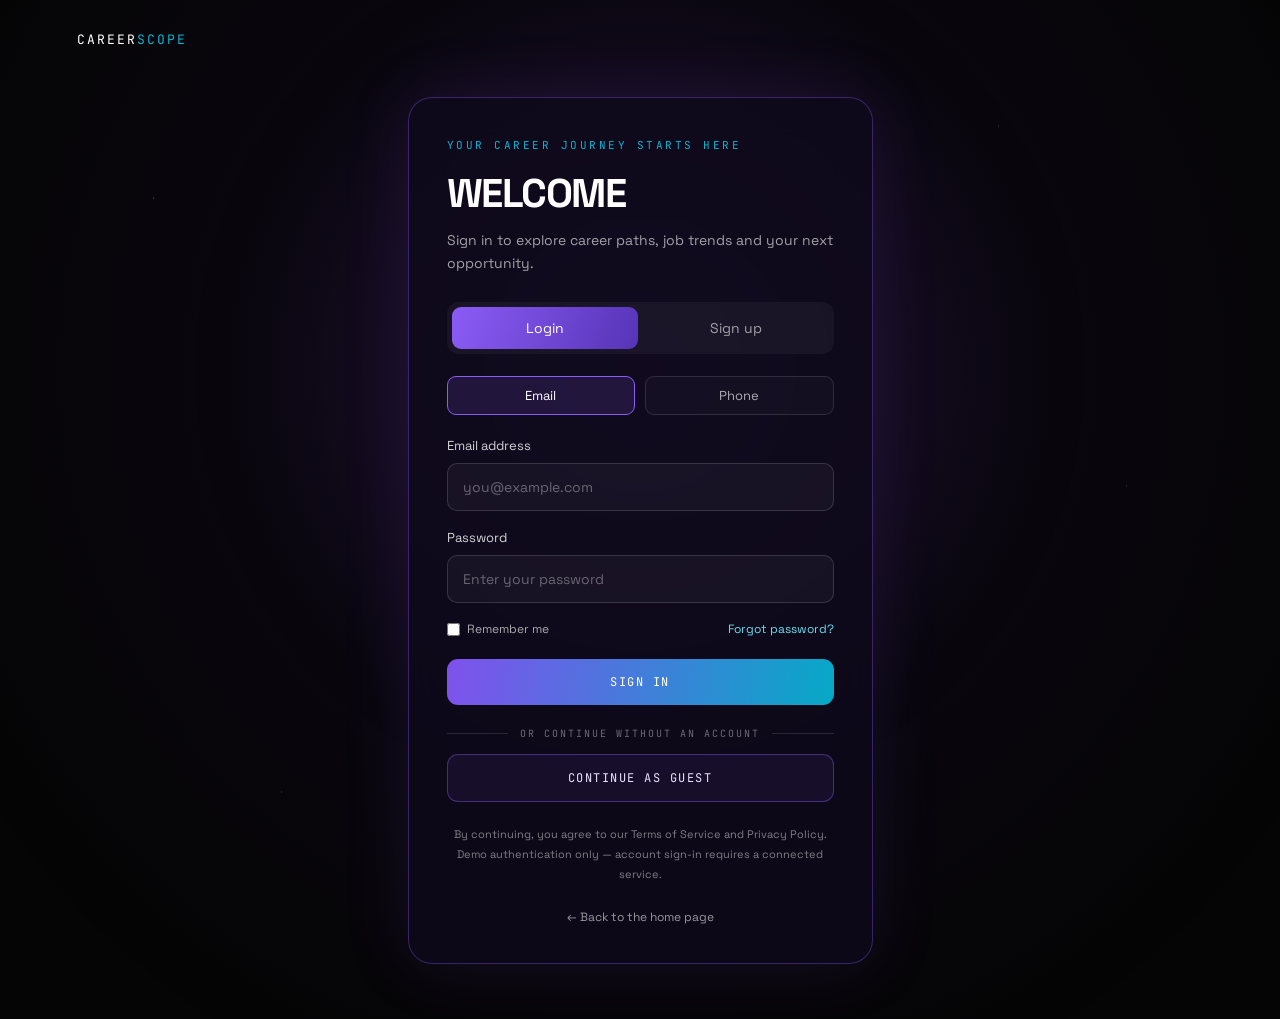
<file: login.html>
<!DOCTYPE html>
<html lang="en">
<head>
  <meta charset="UTF-8">
  <meta name="viewport" content="width=device-width, initial-scale=1.0">
  <title>Login | CareerScope</title>

  <link rel="preconnect" href="https://fonts.googleapis.com">
  <link rel="preconnect" href="https://fonts.gstatic.com" crossorigin>
  <link href="https://fonts.googleapis.com/css2?family=Space+Grotesk:wght@400;500;600;700&family=JetBrains+Mono:wght@400;500;600&display=swap" rel="stylesheet">

  <link rel="stylesheet" href="tooplate-2167-orbital-style.css">

  <style>
    * {
      box-sizing: border-box;
    }

    body {
      min-height: 100vh;
      overflow-x: hidden;
      font-family: 'Space Grotesk', sans-serif;
    }

    button, input {
      font: inherit;
    }

    .auth-nav {
      position: relative;
      z-index: 10;
      padding: 28px 6%;
    }

    .auth-nav a {
      font-family: 'JetBrains Mono', monospace;
      font-size: 13px;
      letter-spacing: 2px;
      text-decoration: none;
      color: #fff;
    }

    .auth-nav span {
      color: #06b6d4;
    }

    .auth-layout {
      position: relative;
      z-index: 2;
      min-height: calc(100vh - 85px);
      display: flex;
      align-items: center;
      justify-content: center;
      padding: 20px 20px 55px;
    }

    .auth-card {
      width: 100%;
      max-width: 465px;
      padding: 38px;
      border: 1px solid rgba(139, 92, 246, .35);
      border-radius: 24px;
      background: rgba(15, 10, 27, .86);
      backdrop-filter: blur(20px);
      -webkit-backdrop-filter: blur(20px);
      box-shadow: 0 0 70px rgba(139, 92, 246, .12);
    }

    .auth-label {
      font-family: 'JetBrains Mono', monospace;
      font-size: 11px;
      letter-spacing: 2.5px;
      line-height: 1.8;
      color: #06b6d4;
      margin-bottom: 16px;
    }

    .auth-card h1 {
      font-size: clamp(30px, 6vw, 40px);
      line-height: 1.12;
      letter-spacing: -1.5px;
      margin: 0 0 12px;
    }

    .auth-description {
      color: rgba(255,255,255,.62);
      line-height: 1.7;
      font-size: 14px;
      margin: 0 0 26px;
    }

    .auth-tabs {
      display: grid;
      grid-template-columns: 1fr 1fr;
      gap: 5px;
      padding: 5px;
      border-radius: 12px;
      background: rgba(255,255,255,.045);
      margin-bottom: 22px;
    }

    .auth-tabs button,
    .method-tabs button {
      border: 0;
      cursor: pointer;
      transition: background .2s, color .2s, border-color .2s;
    }

    .auth-tabs button {
      padding: 12px;
      color: rgba(255,255,255,.6);
      border-radius: 9px;
      background: transparent;
      font-size: 14px;
    }

    .auth-tabs button.active {
      background: linear-gradient(110deg, #8b5cf6, #5634b6);
      color: white;
    }

    .method-tabs {
      display: flex;
      gap: 10px;
      margin-bottom: 22px;
    }

    .method-tabs button {
      flex: 1;
      padding: 10px;
      border: 1px solid rgba(255,255,255,.12);
      border-radius: 9px;
      color: rgba(255,255,255,.65);
      background: rgba(255,255,255,.025);
      font-size: 13px;
    }

    .method-tabs button.active {
      color: #fff;
      border-color: #8b5cf6;
      background: rgba(139,92,246,.14);
    }

    .field {
      margin-bottom: 18px;
    }

    .field label {
      display: block;
      font-size: 13px;
      color: rgba(255,255,255,.82);
      margin-bottom: 9px;
    }

    .field input {
      display: block;
      width: 100%;
      min-width: 0;
      padding: 14px 15px;
      border: 1px solid rgba(255,255,255,.14);
      border-radius: 10px;
      background: rgba(255,255,255,.04);
      color: white;
      outline: none;
      font-size: 14px;
      transition: border-color .2s, box-shadow .2s;
    }

    .field input:focus {
      border-color: #8b5cf6;
      box-shadow: 0 0 0 3px rgba(139,92,246,.12);
    }

    .field input::placeholder {
      color: rgba(255,255,255,.35);
    }

    .auth-options {
      display: flex;
      justify-content: space-between;
      align-items: center;
      gap: 12px;
      margin: 2px 0 22px;
      font-size: 12px;
      color: rgba(255,255,255,.65);
    }

    .remember {
      display: flex;
      align-items: center;
      gap: 7px;
    }

    .auth-options a,
    .auth-footer a {
      color: #67dff1;
      text-decoration: none;
    }

    .auth-options a:hover,
    .auth-footer a:hover {
      text-decoration: underline;
    }

    .primary-btn,
    .guest-btn {
      display: block;
      width: 100%;
      padding: 15px;
      border-radius: 11px;
      cursor: pointer;
      font-family: 'JetBrains Mono', monospace;
      font-size: 12px;
      letter-spacing: 1.5px;
      transition: transform .2s, box-shadow .2s, border-color .2s;
    }

    .primary-btn {
      border: 0;
      color: white;
      background: linear-gradient(100deg, #8051ed, #06a9c7);
    }

    .guest-btn {
      margin-top: 14px;
      border: 1px solid rgba(139,92,246,.4);
      color: #e9e3ff;
      background: rgba(139,92,246,.08);
    }

    .primary-btn:hover,
    .guest-btn:hover {
      transform: translateY(-2px);
      box-shadow: 0 8px 28px rgba(139,92,246,.2);
    }

    .guest-btn:hover {
      border-color: #06b6d4;
    }

    .divider {
      display: flex;
      align-items: center;
      gap: 12px;
      margin: 22px 0 8px;
      color: rgba(255,255,255,.4);
      font-family: 'JetBrains Mono', monospace;
      font-size: 10px;
      letter-spacing: 2px;
    }

    .divider::before,
    .divider::after {
      content: "";
      height: 1px;
      flex: 1;
      background: rgba(255,255,255,.12);
    }

    .guest-panel {
      display: none;
      margin-top: 20px;
      padding: 20px 0 0;
      border-top: 1px solid rgba(255,255,255,.1);
    }

    .guest-panel.show {
      display: block;
      animation: guestReveal .25s ease;
    }

    .guest-panel p {
      color: rgba(255,255,255,.6);
      font-size: 13px;
      line-height: 1.7;
      margin: 0 0 17px;
    }

    .guest-panel .field {
      margin-bottom: 14px;
    }

    .status-message {
      display: none;
      padding: 12px 13px;
      margin-top: 17px;
      border-radius: 9px;
      font-size: 13px;
      line-height: 1.6;
      overflow-wrap: anywhere;
    }

    .status-message.info {
      display: block;
      background: rgba(6,182,212,.09);
      border: 1px solid rgba(6,182,212,.3);
      color: #b8f4ff;
    }

    .status-message.error {
      display: block;
      background: rgba(255,85,115,.09);
      border: 1px solid rgba(255,85,115,.3);
      color: #ffb5c0;
    }

    .auth-footer {
      text-align: center;
      color: rgba(255,255,255,.48);
      font-size: 11px;
      line-height: 1.8;
      margin-top: 23px;
    }

    .back-link {
      display: block;
      width: fit-content;
      margin: 24px auto 0;
      color: rgba(255,255,255,.58);
      font-size: 12px;
      text-decoration: none;
    }

    .back-link:hover {
      color: #67dff1;
    }

    [hidden] {
      display: none !important;
    }

    @keyframes guestReveal {
      from {
        opacity: 0;
        transform: translateY(-5px);
      }
      to {
        opacity: 1;
        transform: translateY(0);
      }
    }

    @media (max-width: 500px) {
      .auth-card {
        padding: 27px 21px;
        border-radius: 20px;
      }

      .auth-nav {
        padding: 22px;
      }

      .auth-options {
        font-size: 11px;
      }
    }

    @media (prefers-reduced-motion: reduce) {
      *, *::before, *::after {
        animation-duration: .01ms !important;
        transition-duration: .01ms !important;
      }
    }
  </style>
</head>

<body class="visuals-on">
  <div class="aura"></div>
  <div class="stars"></div>

  <nav class="auth-nav">
    <a href="index.html">CAREER<span>SCOPE</span></a>
  </nav>

  <main class="auth-layout">
    <section class="auth-card">
      <div class="auth-label">YOUR CAREER JOURNEY STARTS HERE</div>

      <h1 id="authHeading">WELCOME</h1> 

      <p class="auth-description" id="authDescription">
        Sign in to explore career paths, job trends and discover your next opportunity.
      </p>

      <div class="auth-tabs" role="tablist" aria-label="Account options">
        <button type="button" class="active" id="loginTab"
          role="tab" aria-selected="true">Login</button>
        <button type="button" id="signupTab"
          role="tab" aria-selected="false">Sign up</button>
      </div>

      <div class="method-tabs" aria-label="Sign-in method">
        <button type="button" class="active" id="emailTab"
          aria-pressed="true">Email</button>
        <button type="button" id="phoneTab"
          aria-pressed="false">Phone</button>
      </div>

      <form id="authForm">
        <div class="field" id="nameField" hidden>
          <label for="fullName">Full name</label>
          <input type="text" id="fullName"
            placeholder="Enter your full name"
            autocomplete="name" maxlength="80">
        </div>

        <div class="field" id="emailField">
          <label for="email">Email address</label>
          <input type="email" id="email"
            placeholder="you@example.com"
            autocomplete="email">
        </div>

        <div class="field" id="phoneField" hidden>
          <label for="phone">Phone number</label>
          <input type="tel" id="phone"
            placeholder="+91 98765 43210"
            autocomplete="tel" inputmode="tel">
        </div>

        <div class="field" id="passwordField">
          <label for="password">Password</label>
          <input type="password" id="password"
            placeholder="Enter your password"
            autocomplete="current-password" minlength="8">
        </div>

        <div class="field" id="confirmField" hidden>
          <label for="confirmPassword">Confirm password</label>
          <input type="password" id="confirmPassword"
            placeholder="Enter your password again"
            autocomplete="new-password" minlength="8">
        </div>

        <div class="auth-options" id="loginOptions">
          <label class="remember">
            <input type="checkbox" id="remember">
            Remember me
          </label>
          <a href="#" id="forgotLink">Forgot password?</a>
        </div>

        <button type="submit" class="primary-btn" id="submitBtn">
          SIGN IN
        </button>

        <div class="status-message" id="statusMessage"
          role="status" aria-live="polite"></div>
      </form>

      <div class="divider">OR CONTINUE WITHOUT AN ACCOUNT</div>

      <button type="button" class="guest-btn" id="guestButton"
        aria-expanded="false" aria-controls="guestPanel">
        CONTINUE AS GUEST
      </button>

      <div class="guest-panel" id="guestPanel">
        <p>
          Explore CareerScope without creating an account.
          Enter your name to personalize your dashboard.
        </p>

        <form id="guestForm">
          <div class="field">
            <label for="guestNameInput">Your name</label>
            <input type="text" id="guestNameInput"
              placeholder="Enter your name"
              maxlength="50" autocomplete="name" required>
          </div>

          <button type="submit" class="primary-btn">
            EXPLORE AS GUEST
          </button>
        </form>
      </div>

      <div class="auth-footer">
        By continuing, you agree to our Terms of Service and Privacy Policy.
        <br>
        Demo authentication only — account sign-in requires a connected service.
      </div>

      <a href="index.html" class="back-link">← Back to the home page</a>
    </section>
  </main>

  <script>
    (() => {
      const $ = (id) => document.getElementById(id);

      const loginTab = $("loginTab");
      const signupTab = $("signupTab");
      const emailTab = $("emailTab");
      const phoneTab = $("phoneTab");

      const heading = $("authHeading");
      const description = $("authDescription");
      const authForm = $("authForm");
      const submitBtn = $("submitBtn");
      const statusMessage = $("statusMessage");

      const nameField = $("nameField");
      const emailField = $("emailField");
      const phoneField = $("phoneField");
      const passwordField = $("passwordField");
      const confirmField = $("confirmField");
      const loginOptions = $("loginOptions");

      const passwordInput = $("password");
      const confirmPasswordInput = $("confirmPassword");
      const fullNameInput = $("fullName");
      const emailInput = $("email");
      const phoneInput = $("phone");

      const guestButton = $("guestButton");
      const guestPanel = $("guestPanel");
      const guestForm = $("guestForm");
      const guestNameInput = $("guestNameInput");

      let mode = "login";
      let method = "email";

      function showStatus(text, type = "info") {
        statusMessage.textContent = text;
        statusMessage.className = "status-message " + type;
      }

      function clearStatus() {
        statusMessage.textContent = "";
        statusMessage.className = "status-message";
      }

      function updateScreen() {
        const isSignup = mode === "signup";
        const isEmail = method === "email";

        loginTab.classList.toggle("active", !isSignup);
        signupTab.classList.toggle("active", isSignup);
        loginTab.setAttribute("aria-selected", String(!isSignup));
        signupTab.setAttribute("aria-selected", String(isSignup));

        emailTab.classList.toggle("active", isEmail);
        phoneTab.classList.toggle("active", !isEmail);
        emailTab.setAttribute("aria-pressed", String(isEmail));
        phoneTab.setAttribute("aria-pressed", String(!isEmail));

        nameField.hidden = !isSignup;
        emailField.hidden = !isEmail;
        phoneField.hidden = isEmail;
        passwordField.hidden = !isEmail;
        confirmField.hidden = !isSignup || !isEmail;
        loginOptions.hidden = isSignup;

        fullNameInput.required = isSignup;
        emailInput.required = isEmail;
        phoneInput.required = !isEmail;
        passwordInput.required = isEmail;
        confirmPasswordInput.required = isSignup && isEmail;

        passwordInput.autocomplete =
          isSignup ? "new-password" : "current-password";

        if (isSignup) {
          heading.textContent = "Create your account.";
          description.textContent = isEmail
            ? "Join CareerScope and start planning your future."
            : "Enter your details to begin phone verification.";
          submitBtn.textContent = isEmail
            ? "CREATE ACCOUNT"
            : "CONTINUE WITH PHONE";
        } else {
          heading.textContent = "WELCOME";
          description.textContent = isEmail
            ? "Sign in to explore career paths, job trends and your next opportunity."
            : "Enter your phone number to begin secure sign-in.";
          submitBtn.textContent = isEmail
            ? "SIGN IN"
            : "CONTINUE WITH PHONE";
        }

        clearStatus();
      }

      loginTab.addEventListener("click", () => {
        mode = "login";
        updateScreen();
      });

      signupTab.addEventListener("click", () => {
        mode = "signup";
        updateScreen();
      });

      emailTab.addEventListener("click", () => {
        method = "email";
        updateScreen();
      });

      phoneTab.addEventListener("click", () => {
        method = "phone";
        updateScreen();
      });

      $("forgotLink").addEventListener("click", (event) => {
        event.preventDefault();
        showStatus(
          "Password reset will be available after an authentication service is connected."
        );
      });

      authForm.addEventListener("submit", (event) => {
        event.preventDefault();
        clearStatus();

        if (!authForm.checkValidity()) {
          authForm.reportValidity();
          return;
        }

        if (method === "phone") {
          showStatus(
            "Phone sign-in needs an authentication provider to send and verify a real OTP. No account has been created."
          );
          return;
        }

        if (mode === "signup" &&
            passwordInput.value !== confirmPasswordInput.value) {
          showStatus("Your passwords do not match. Please try again.", "error");
          confirmPasswordInput.focus();
          return;
        }

        if (passwordInput.value.length < 8) {
          showStatus(
            "Please use a password with at least 8 characters.",
            "error"
          );
          return;
        }

        showStatus(
          mode === "signup"
            ? "The sign-up interface is ready, but account creation needs a secure authentication service. You can continue as a guest for now."
            : "Login is not connected to an authentication service yet. You can continue as a guest to open the dashboard."
        );
      });

      guestButton.addEventListener("click", () => {
        const isOpen = guestPanel.classList.toggle("show");
        guestButton.setAttribute("aria-expanded", String(isOpen));
        clearStatus();

        if (isOpen) {
          guestNameInput.focus();
        }
      });

      guestForm.addEventListener("submit", (event) => {
        event.preventDefault();

        const name = guestNameInput.value.trim();

        if (!name) {
          showStatus("Please enter your name to continue.", "error");
          guestNameInput.focus();
          return;
        }

        try {
          sessionStorage.setItem("guestName", name);
          sessionStorage.setItem("guestMode", "true");
        } catch (error) {
          showStatus(
            "Your browser blocked session storage. Please enable site storage and try again.",
            "error"
          );
          return;
        }

        window.location.href = "dashboard.html";
      });

      updateScreen();
    })();
  </script>
</body>
</html>
</file>
<file: tooplate-2167-orbital-style.css>
/*

    Tooplate 2167 Orbital

    https://www.tooplate.com/view/2167-orbital

    Free HTML CSS Template

*/

/* ORBITAL // 297 - Void and Neon presentation template */

:root {
  --void: #050505;
  --violet: #8b5cf6;
  --cyan: #06b6d4;
  --white: #ffffff;
  --dim: rgba(255, 255, 255, 0.55);
  --faint: rgba(255, 255, 255, 0.32);
  --ease: cubic-bezier(0.16, 1, 0.3, 1);
  --ring-radius: 360px;
}

* { margin: 0; padding: 0; box-sizing: border-box; }

html { scroll-behavior: smooth; }

body {
  background: var(--void);
  color: var(--white);
  font-family: 'Space Grotesk', sans-serif;
  overflow-x: hidden;
  -webkit-font-smoothing: antialiased;
}

a { color: inherit; text-decoration: none; }

/* Ambient void layers */
.aura {
  position: fixed;
  inset: -25%;
  background: radial-gradient(circle at 50% 44%, rgba(58, 28, 92, 0.6), rgba(24, 12, 46, 0.22) 34%, transparent 64%);
  z-index: 0;
  pointer-events: none;
  animation: drift 20s ease-in-out infinite alternate;
}

.stars {
  position: fixed;
  inset: 0;
  z-index: 0;
  pointer-events: none;
  opacity: 0.5;
  background-image:
    radial-gradient(1px 1px at 12% 22%, rgba(255, 255, 255, 0.7), transparent),
    radial-gradient(1px 1px at 78% 14%, rgba(255, 255, 255, 0.5), transparent),
    radial-gradient(1px 1px at 34% 68%, rgba(139, 92, 246, 0.6), transparent),
    radial-gradient(1px 1px at 64% 82%, rgba(6, 182, 212, 0.5), transparent),
    radial-gradient(1px 1px at 88% 54%, rgba(255, 255, 255, 0.4), transparent),
    radial-gradient(1px 1px at 22% 88%, rgba(255, 255, 255, 0.45), transparent),
    radial-gradient(1px 1px at 50% 32%, rgba(255, 255, 255, 0.3), transparent);
}

@keyframes drift {
  from { transform: translate3d(-2%, -1%, 0) scale(1); }
  to { transform: translate3d(2%, 3%, 0) scale(1.14); }
}

/* Navigation */
.nav {
  position: fixed;
  top: 0; left: 0; right: 0;
  z-index: 50;
  display: flex;
  align-items: center;
  justify-content: space-between;
  padding: 26px clamp(20px, 5vw, 64px);
  backdrop-filter: blur(6px);
}

.logo {
  font-family: 'JetBrains Mono', monospace;
  font-size: 14px;
  font-weight: 500;
  letter-spacing: 3px;
  color: var(--white);
}
.logo span { color: var(--cyan); }

.nav-links {
  display: flex;
  gap: 38px;
  list-style: none;
  align-items: center;
}
.nav-links a {
  font-family: 'JetBrains Mono', monospace;
  font-size: 12px;
  letter-spacing: 2px;
  color: var(--faint);
  transition: color 0.5s var(--ease), text-shadow 0.5s var(--ease);
  position: relative;
}
.nav-links a::before {
  content: '';
  width: 4px; height: 4px;
  border-radius: 50%;
  background: var(--cyan);
  position: absolute;
  left: -12px; top: 50%;
  transform: translateY(-50%) scale(0);
  transition: transform 0.5s var(--ease);
  box-shadow: 0 0 8px var(--cyan);
}
.nav-links a:hover {
  color: var(--white);
  text-shadow: 0 0 14px rgba(6, 182, 212, 0.7);
}
.nav-links a:hover::before { transform: translateY(-50%) scale(1); }

.menu-toggle {
  display: none;
  flex-direction: column;
  gap: 5px;
  background: none;
  border: none;
  cursor: pointer;
  padding: 6px;
}
.menu-toggle span {
  width: 24px; height: 2px;
  background: var(--white);
  transition: transform 0.4s var(--ease), opacity 0.4s var(--ease);
}

/* Mobile menu overlay */
.mobile-menu {
  position: fixed;
  inset: 0;
  z-index: 49;
  background: rgba(5, 5, 5, 0.96);
  backdrop-filter: blur(16px);
  display: flex;
  flex-direction: column;
  align-items: center;
  justify-content: center;
  gap: 30px;
  padding: 80px 24px;
  overflow-y: auto;
  opacity: 0;
  visibility: hidden;
  transition: opacity 0.5s var(--ease), visibility 0.5s var(--ease);
}
.mobile-menu.open { opacity: 1; visibility: visible; }
.mobile-menu a {
  font-family: 'JetBrains Mono', monospace;
  font-size: 20px;
  letter-spacing: 3px;
  color: var(--dim);
  transition: color 0.4s var(--ease);
}
.mobile-menu a:hover { color: var(--cyan); }

/* Hero with orbital ring */
.hero {
  position: relative;
  z-index: 2;
  height: 100vh;
  min-height: 640px;
  display: flex;
  align-items: center;
  justify-content: center;
}

.stage {
  position: absolute;
  inset: 0;
  display: flex;
  align-items: center;
  justify-content: center;
  perspective: 1300px;
  cursor: grab;
  touch-action: pan-y;
  user-select: none;
  -webkit-user-select: none;
}
.stage.dragging { cursor: grabbing; }
.stage.dragging .panel { cursor: grabbing; }

.parallax {
  position: relative;
  width: 1px; height: 1px;
  transform-style: preserve-3d;
  transition: transform 0.6s var(--ease);
}

.hero-text {
  position: absolute;
  top: 50%; left: 50%;
  transform: translate(-50%, -50%) translateZ(40px);
  text-align: center;
  width: 90vw;
  max-width: 760px;
  pointer-events: none;
}
.eyebrow {
  font-family: 'JetBrains Mono', monospace;
  font-size: clamp(10px, 1.4vw, 13px);
  letter-spacing: 6px;
  color: var(--cyan);
  text-shadow: 0 0 16px rgba(6, 182, 212, 0.6);
  margin-bottom: 22px;
}
.hero-text h1 {
  font-size: clamp(2.8rem, 9vw, 6.4rem);
  font-weight: 700;
  line-height: 0.94;
  letter-spacing: -0.03em;
  color: var(--white);
  text-shadow: 0 0 38px rgba(255, 255, 255, 0.28), 0 0 80px rgba(139, 92, 246, 0.32);
}
.hero-text p {
  margin-top: 26px;
  font-size: clamp(0.92rem, 2vw, 1.08rem);
  color: var(--dim);
  letter-spacing: 0.4px;
  max-width: 440px;
  margin-left: auto;
  margin-right: auto;
}

/* The orbital ring */
.ring-tilt {
  position: absolute;
  top: 0; left: 0;
  transform-style: preserve-3d;
  transform: rotateX(var(--tiltX, -20deg)) scale3d(var(--zoom, 1), var(--zoom, 1), var(--zoom, 1));
  transition: transform 0.8s var(--ease);
}
.ring {
  position: absolute;
  top: 0; left: 0;
  transform-style: preserve-3d;
  will-change: transform;
}

.panel {
  position: absolute;
  top: 0; left: 0;
  width: 158px;
  height: 210px;
  margin-left: -79px;
  margin-top: -105px;
  border-radius: 18px;
  background: rgba(255, 255, 255, 0.035);
  backdrop-filter: blur(9px);
  -webkit-backdrop-filter: blur(8px);
  box-shadow: inset 0 0 34px rgba(139, 92, 246, 0.16), 0 0 42px rgba(6, 182, 212, 0.1);
  transform: rotateY(var(--ry)) translateZ(var(--tz)) rotateZ(var(--rz)) scale(var(--s, 1));
  transition: transform 0.7s var(--ease), box-shadow 0.7s var(--ease);
  cursor: pointer;
}
/* 1px gradient border via masked pseudo element */
.panel::after {
  content: '';
  position: absolute;
  inset: 0;
  border-radius: inherit;
  padding: 1px;
  background: linear-gradient(to bottom right, rgba(139, 92, 246, 0.5), rgba(6, 182, 212, 0.2));
  -webkit-mask: linear-gradient(#fff 0 0) content-box, linear-gradient(#fff 0 0);
  -webkit-mask-composite: xor;
  mask-composite: exclude;
  transition: background 0.7s var(--ease), opacity 0.7s var(--ease);
}
.panel:hover {
  --s: 1.1;
  box-shadow: inset 0 0 44px rgba(139, 92, 246, 0.3), 0 0 60px rgba(6, 182, 212, 0.4);
}
.panel:hover::after {
  background: linear-gradient(to bottom right, rgba(139, 92, 246, 0.95), rgba(6, 182, 212, 0.7));
}
.panel .p-num {
  font-family: 'JetBrains Mono', monospace;
  font-size: 10px;
  letter-spacing: 2px;
  color: var(--cyan);
}
.panel .p-label {
  font-size: 14px;
  font-weight: 600;
  letter-spacing: 0.5px;
}
.panel .p-meta {
  font-family: 'JetBrains Mono', monospace;
  font-size: 9px;
  letter-spacing: 1px;
  color: var(--faint);
}

/* Two stacked faces per panel, crossfaded by the toggle with a staggered delay */
.panel-face {
  position: absolute;
  inset: 0;
  border-radius: inherit;
  transition: opacity 0.8s var(--ease);
  transition-delay: calc(var(--i, 0) * 0.045s);
}
.panel-face--text {
  padding: 18px;
  display: flex;
  flex-direction: column;
  justify-content: space-between;
  opacity: 1;
}
.panel-face--image {
  overflow: hidden;
  opacity: 0;
  background: linear-gradient(140deg, #1a1030, #0a1f26);
}
.panel-face--image img {
  width: 100%;
  height: 100%;
  object-fit: cover;
  display: block;
  transform: scale(1.08);
  transition: transform 1.3s var(--ease);
  transition-delay: calc(var(--i, 0) * 0.045s);
}
.panel-scrim {
  position: absolute;
  inset: 0;
  background:
    linear-gradient(to top, rgba(5, 5, 5, 0.92), rgba(5, 5, 5, 0.08) 56%),
    linear-gradient(140deg, rgba(139, 92, 246, 0.4), rgba(6, 182, 212, 0.28));
  transition: opacity 0.6s var(--ease);
}
.panel:hover .panel-scrim { opacity: 0; }
.panel-cap {
  position: absolute;
  bottom: 14px;
  left: 16px;
  right: 16px;
  display: flex;
  align-items: center;
  gap: 9px;
  font-size: 14px;
  font-weight: 600;
  letter-spacing: 0.5px;
  color: var(--white);
  text-shadow: 0 2px 12px rgba(0, 0, 0, 0.95), 0 0 22px rgba(0, 0, 0, 0.7);
}

/* Toggle ON state */
.visuals-on .panel-face--text { opacity: 0; }
.visuals-on .panel-face--image { opacity: 1; }
.visuals-on .panel-face--image img { transform: scale(1); }

/* HUD controls docked bottom right */
.hero-controls {
  position: absolute;
  right: clamp(18px, 4vw, 44px);
  bottom: clamp(80px, 12vh, 110px);
  z-index: 5;
  display: flex;
  flex-direction: column;
  align-items: flex-end;
  gap: 16px;
}
.ctrl {
  display: flex;
  align-items: center;
  gap: 10px;
}
.ctrl-label {
  font-family: 'JetBrains Mono', monospace;
  font-size: 10px;
  letter-spacing: 2px;
  color: var(--faint);
}
.switch {
  position: relative;
  width: 44px;
  height: 24px;
  border-radius: 24px;
  background: rgba(255, 255, 255, 0.06);
  border: 1px solid rgba(255, 255, 255, 0.14);
  cursor: pointer;
  padding: 0;
  transition: background 0.6s var(--ease), border-color 0.6s var(--ease), box-shadow 0.6s var(--ease);
}
.switch .knob {
  position: absolute;
  top: 2px;
  left: 2px;
  width: 18px;
  height: 18px;
  border-radius: 50%;
  background: var(--dim);
  transition: transform 0.6s var(--ease), background 0.6s var(--ease), box-shadow 0.6s var(--ease);
}
.switch[aria-checked="true"] {
  background: linear-gradient(to right, var(--violet), var(--cyan));
  border-color: rgba(6, 182, 212, 0.8);
  box-shadow: 0 0 20px rgba(6, 182, 212, 0.5);
}
.switch[aria-checked="true"] .knob {
  transform: translateX(20px);
  background: var(--white);
  box-shadow: 0 0 12px rgba(255, 255, 255, 0.9);
}
.switch:focus-visible {
  outline: 2px solid var(--cyan);
  outline-offset: 4px;
}

/* 3 step ring spacing */
.spacing {
  display: flex;
  gap: 3px;
  padding: 3px;
  border-radius: 24px;
  background: rgba(255, 255, 255, 0.05);
  border: 1px solid rgba(255, 255, 255, 0.12);
}
.spacing-step {
  width: 26px;
  height: 22px;
  display: flex;
  align-items: center;
  justify-content: center;
  background: none;
  border: none;
  border-radius: 18px;
  cursor: pointer;
  transition: background 0.5s var(--ease);
}
.spacing-step i {
  display: block;
  border-radius: 50%;
  background: var(--faint);
  transition: background 0.5s var(--ease), box-shadow 0.5s var(--ease);
}
.spacing-step:nth-child(1) i { width: 5px; height: 5px; }
.spacing-step:nth-child(2) i { width: 8px; height: 8px; }
.spacing-step:nth-child(3) i { width: 11px; height: 11px; }
.spacing-step.is-active { background: rgba(6, 182, 212, 0.14); }
.spacing-step.is-active i { background: var(--cyan); box-shadow: 0 0 10px var(--cyan); }
.spacing-step:focus-visible { outline: 2px solid var(--cyan); outline-offset: 2px; }

.scroll-cue {
  position: absolute;
  bottom: 34px; left: 50%;
  transform: translateX(-50%);
  z-index: 3;
  font-family: 'JetBrains Mono', monospace;
  font-size: 10px;
  letter-spacing: 3px;
  color: var(--faint);
  display: flex;
  flex-direction: column;
  align-items: center;
  gap: 10px;
}
.scroll-cue .line {
  width: 1px; height: 38px;
  background: linear-gradient(var(--cyan), transparent);
  animation: pulse-line 2.4s ease-in-out infinite;
}
@keyframes pulse-line {
  0%, 100% { opacity: 0.3; }
  50% { opacity: 1; }
}

/* Content sections */
.section {
  position: relative;
  z-index: 2;
  padding: clamp(90px, 14vh, 160px) clamp(20px, 6vw, 90px);
  max-width: 1240px;
  margin: 0 auto;
}
.section-head {
  margin-bottom: 64px;
  max-width: 620px;
}
.section-head .eyebrow { text-align: left; margin-bottom: 18px; }
.section-head h2 {
  font-size: clamp(2rem, 5vw, 3.4rem);
  font-weight: 600;
  line-height: 1.02;
  letter-spacing: -0.02em;
  text-shadow: 0 0 30px rgba(255, 255, 255, 0.16);
}
.section-head p {
  margin-top: 20px;
  color: var(--dim);
  font-size: 1.02rem;
  line-height: 1.6;
}

.features {
  display: grid;
  grid-template-columns: repeat(3, 1fr);
  gap: 22px;
}
.feature {
  position: relative;
  padding: 40px 30px 36px;
  border-radius: 16px;
  background: rgba(255, 255, 255, 0.025);
  border: 1px solid rgba(255, 255, 255, 0.06);
  backdrop-filter: blur(8px);
  overflow: hidden;
  transition: transform 0.7s var(--ease), background 0.7s var(--ease);
}
.feature::before {
  content: '';
  position: absolute;
  top: 0; left: 0; right: 0;
  height: 2px;
  background: var(--cyan);
  box-shadow: 0 0 18px var(--cyan), 0 0 6px var(--cyan);
  animation: pulse-top 3.2s ease-in-out infinite;
}
.feature:nth-child(2)::before { animation-delay: 1s; }
.feature:nth-child(3)::before { animation-delay: 2s; }
@keyframes pulse-top {
  0%, 100% { opacity: 0.35; }
  50% { opacity: 1; }
}
.feature:hover {
  transform: translateY(-6px);
  background: rgba(255, 255, 255, 0.05);
}
.feature .f-index {
  font-family: 'JetBrains Mono', monospace;
  font-size: 12px;
  letter-spacing: 2px;
  color: var(--violet);
  margin-bottom: 22px;
}
.feature h3 {
  font-size: 1.4rem;
  font-weight: 600;
  margin-bottom: 14px;
  letter-spacing: -0.01em;
}
.feature p {
  color: var(--dim);
  font-size: 0.94rem;
  line-height: 1.62;
}

/* Closing call to action */
.cta {
  position: relative;
  z-index: 2;
  text-align: center;
  padding: clamp(100px, 16vh, 180px) 24px;
}
.cta h2 {
  font-size: clamp(2.2rem, 7vw, 4.6rem);
  font-weight: 700;
  letter-spacing: -0.03em;
  line-height: 1;
  text-shadow: 0 0 40px rgba(139, 92, 246, 0.4);
}
.cta p {
  margin: 24px auto 42px;
  max-width: 460px;
  color: var(--dim);
  font-size: 1.02rem;
}
.btn {
  display: inline-block;
  position: relative;
  font-family: 'JetBrains Mono', monospace;
  font-size: 13px;
  letter-spacing: 3px;
  padding: 18px 42px;
  border-radius: 50px;
  color: var(--white);
  background: rgba(255, 255, 255, 0.04);
  border: 1px solid transparent;
  background-clip: padding-box;
  transition: transform 0.6s var(--ease), box-shadow 0.6s var(--ease);
  overflow: hidden;
}
.btn::after {
  content: '';
  position: absolute;
  inset: 0;
  border-radius: inherit;
  padding: 1px;
  background: linear-gradient(to right, var(--violet), var(--cyan));
  -webkit-mask: linear-gradient(#fff 0 0) content-box, linear-gradient(#fff 0 0);
  -webkit-mask-composite: xor;
  mask-composite: exclude;
}
.btn:hover {
  transform: translateY(-3px) scale(1.04);
  box-shadow: 0 0 40px rgba(139, 92, 246, 0.5), 0 0 18px rgba(6, 182, 212, 0.4);
}

/* Footer */
.footer {
  position: relative;
  z-index: 2;
  border-top: 1px solid rgba(255, 255, 255, 0.06);
  padding: 44px clamp(20px, 6vw, 64px);
  display: flex;
  align-items: center;
  justify-content: space-between;
  flex-wrap: wrap;
  gap: 16px;
}
.footer .logo { font-size: 13px; }
.footer .credit {
  font-family: 'JetBrains Mono', monospace;
  font-size: 11px;
  letter-spacing: 1px;
  color: var(--faint);
}
.footer .credit a { color: var(--dim); transition: color 0.4s var(--ease); }
.footer .credit a:hover { color: var(--cyan); }

/* Scroll reveal */
.reveal {
  opacity: 0;
  transform: translateY(34px);
  transition: opacity 1s var(--ease), transform 1s var(--ease);
}
.reveal.visible {
  opacity: 1;
  transform: translateY(0);
}

/* Responsive */
@media (max-width: 900px) {
  .features { grid-template-columns: 1fr; }
}
@media (max-width: 720px) {
  .nav-links { display: none; }
  .menu-toggle { display: flex; }
  :root { --ring-radius: 220px; }
  .panel { width: 124px; height: 168px; margin-left: -62px; margin-top: -84px; }
  .ring-tilt { --tiltX: -14deg; }
}

/* Reduced motion */
@media (prefers-reduced-motion: reduce) {
  .aura, .ring, .scroll-cue .line, .feature::before { animation: none; }
  .parallax { transition: none; }
  .reveal { opacity: 1; transform: none; transition: none; }
  html { scroll-behavior: auto; }
}
</file>
